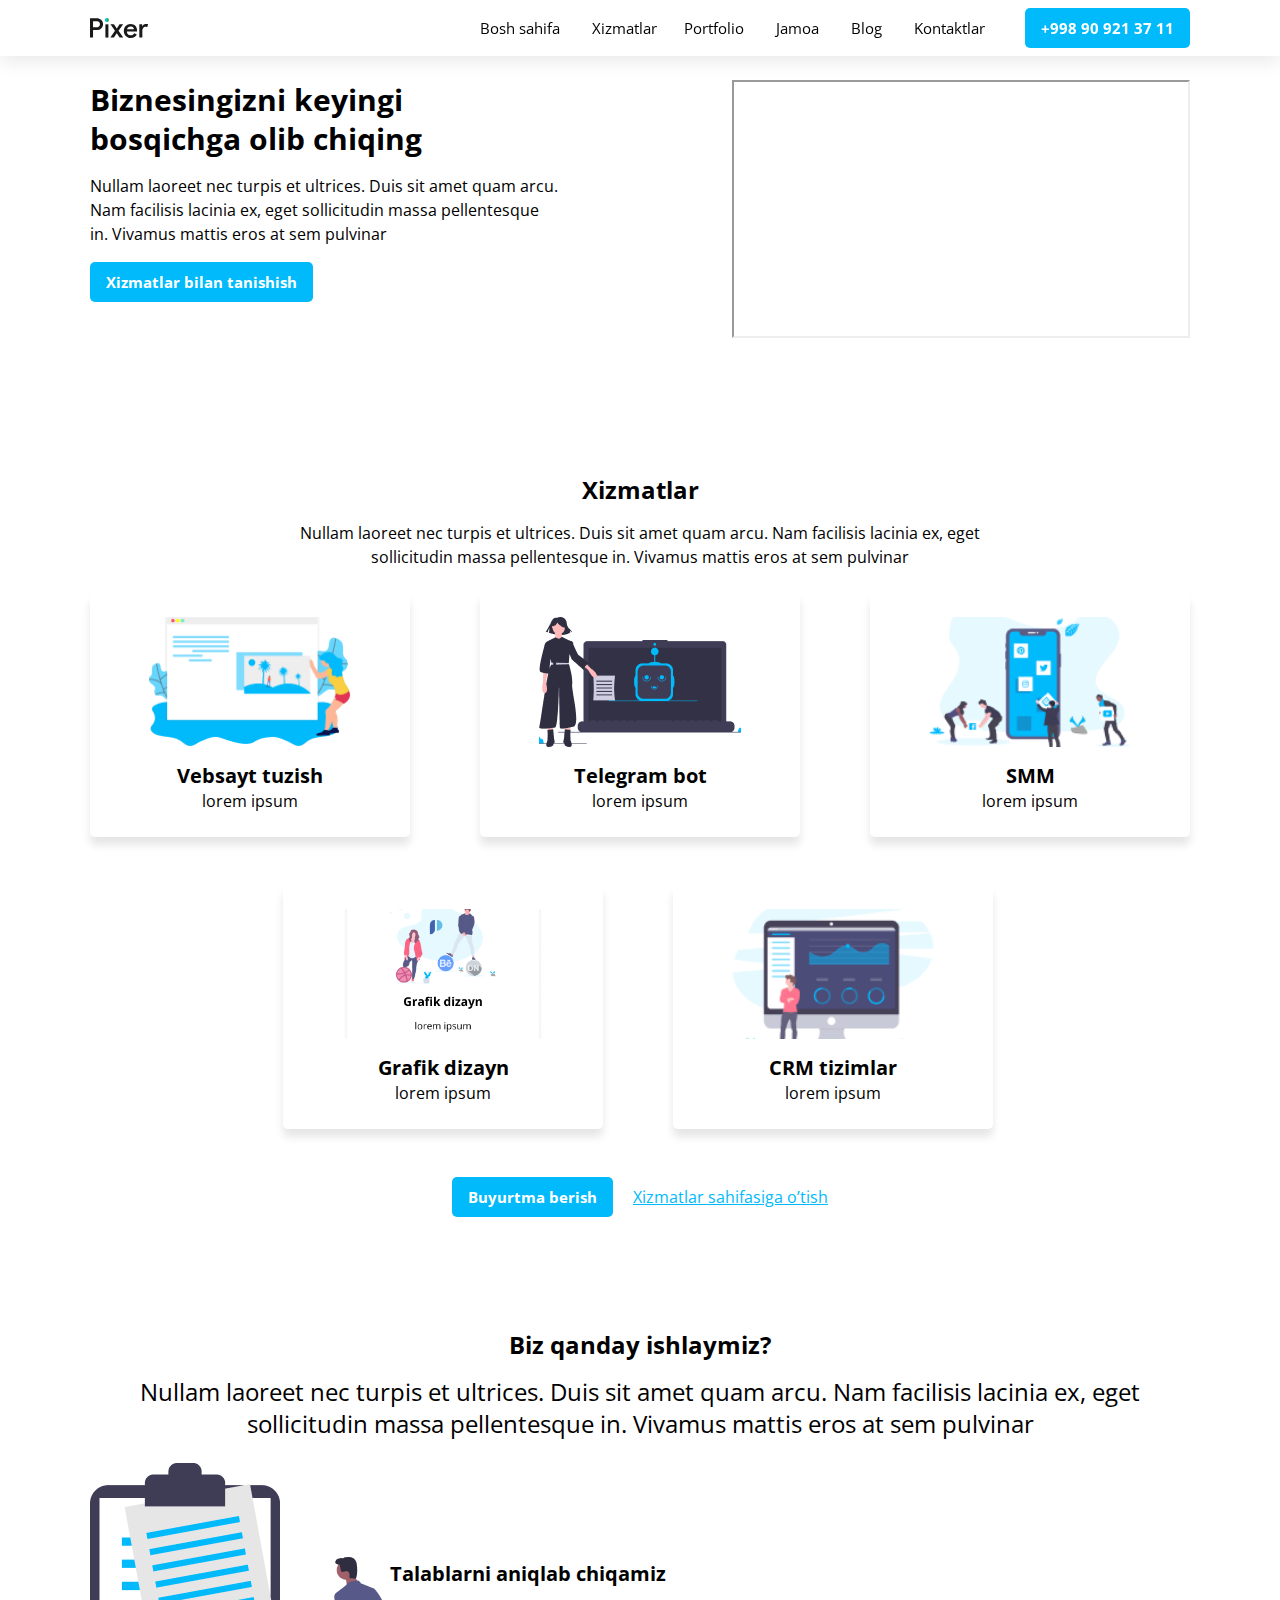
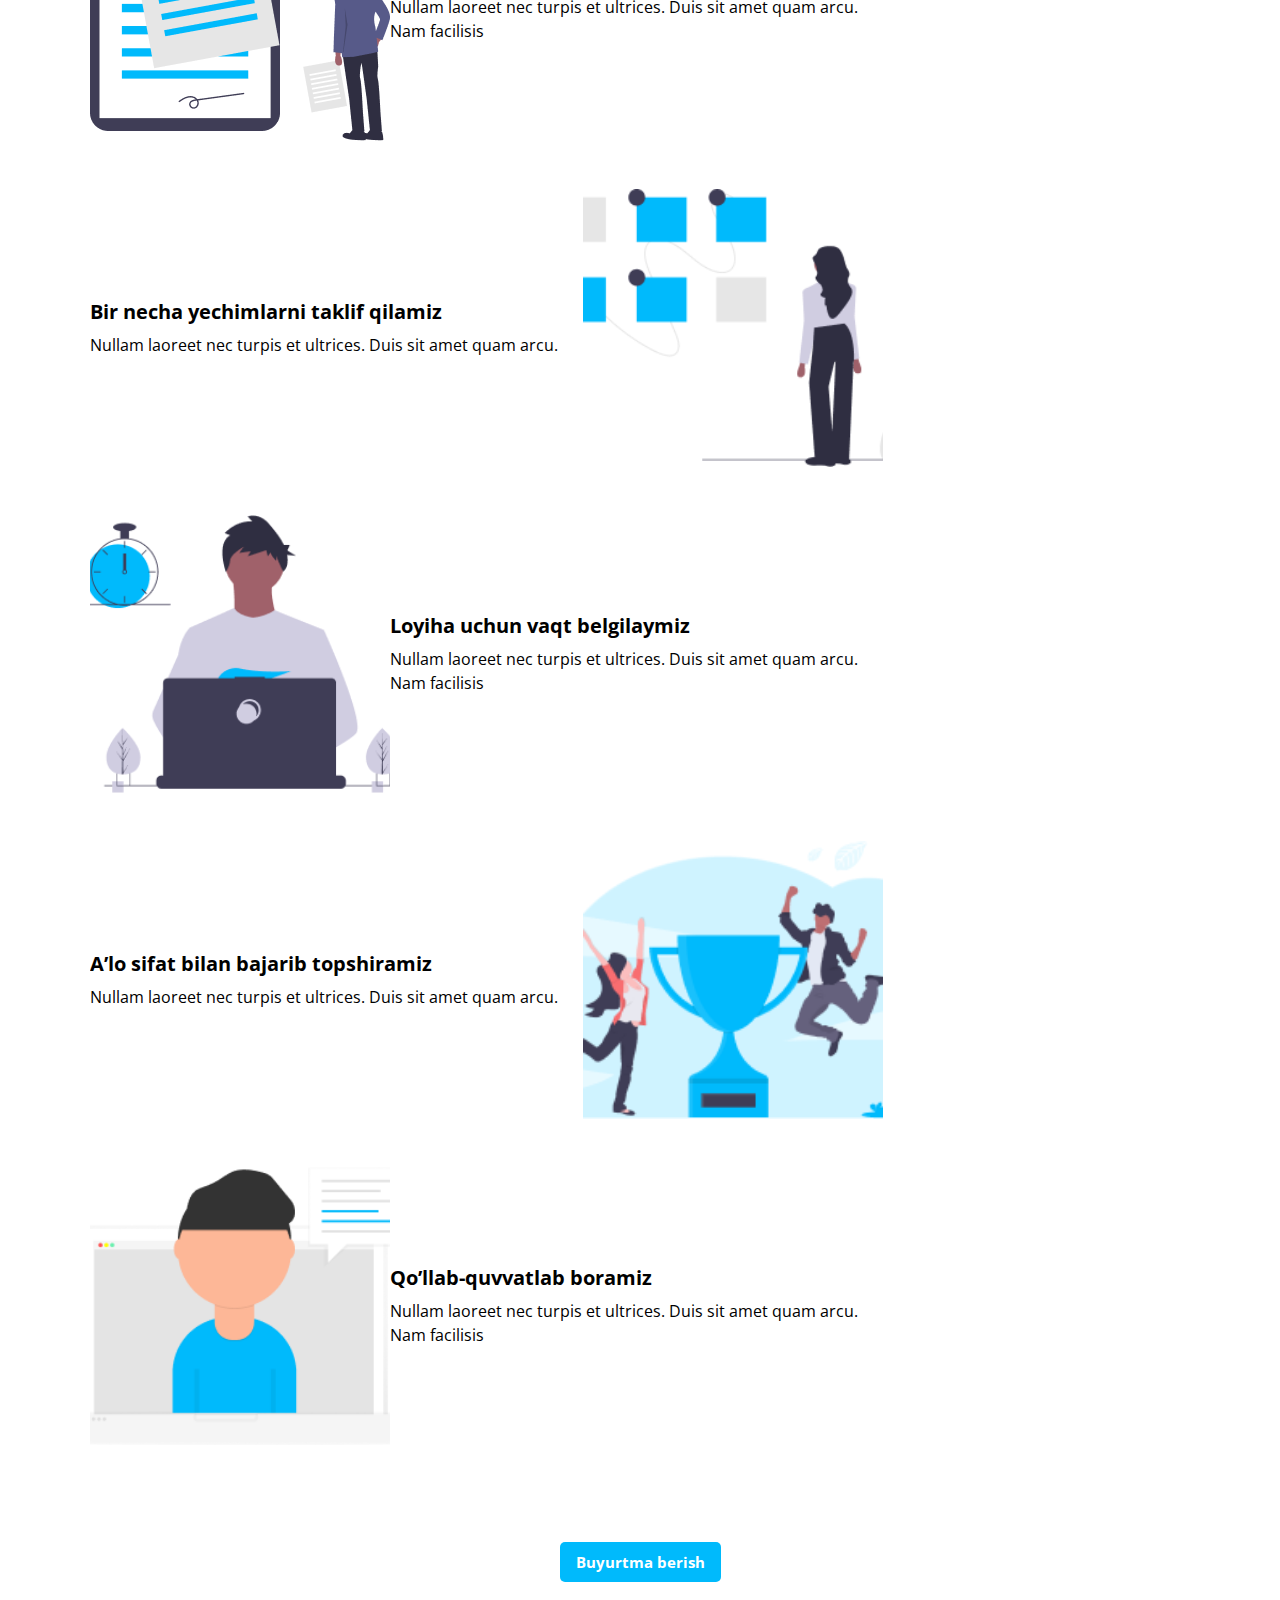
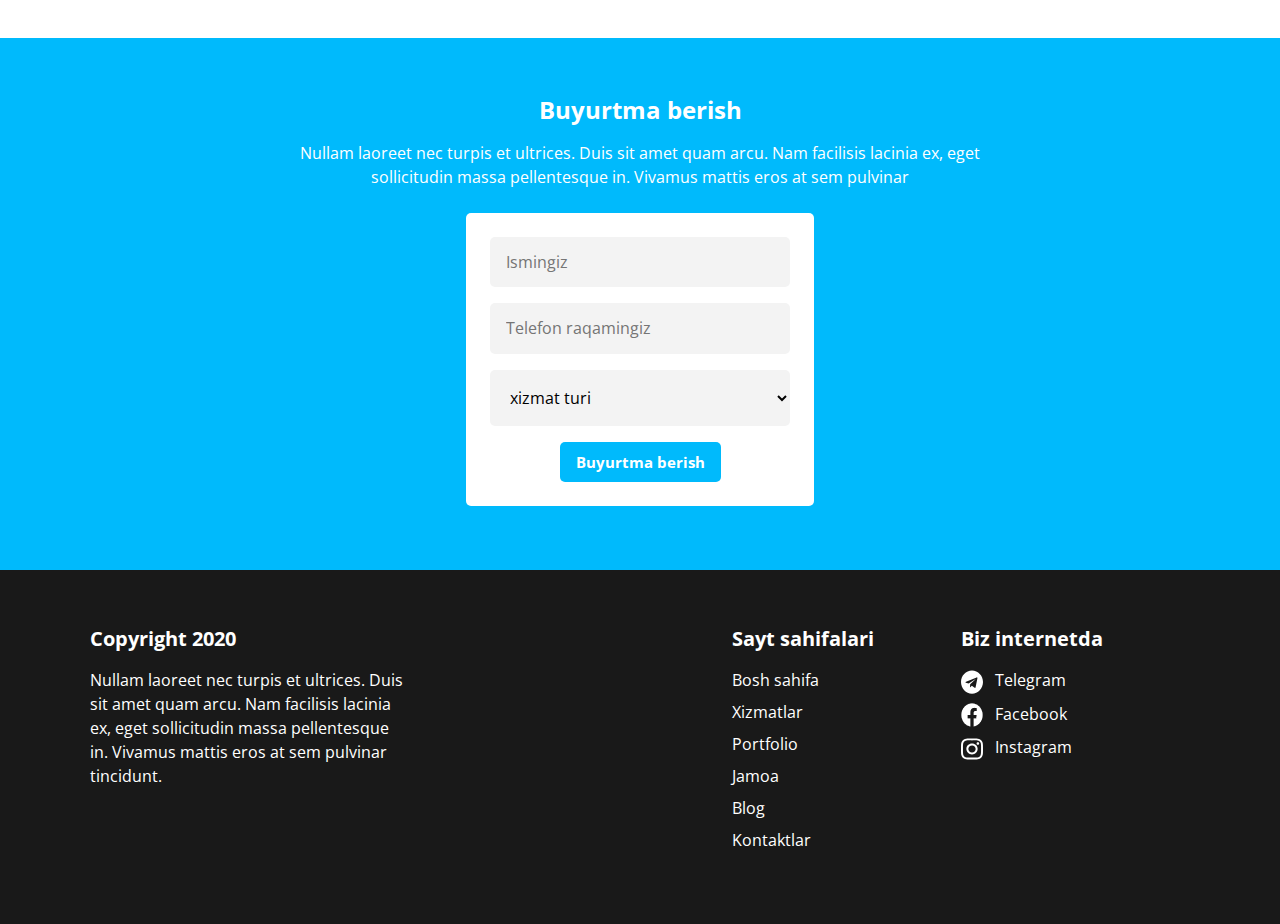
<file: index.html>
<!DOCTYPE html>
<html lang="en">
<head>
	<meta charset="UTF-8">
	<meta http-equiv="X-UA-Compatible" content="IE=edge">
	<meta name="viewport" content="width=device-width, initial-scale=1.0">
	<title>Pixar</title>
	<link rel="stylesheet" href="./css/normalize.css">
	<link rel="stylesheet" href="./css/main-min.css">
	<!-- <link rel="stylesheet" href="./css/main.css"> -->
</head>
<body>


	<header class="site-header">
		<div class="container">
			<div class="site-header__inner">
				<a href="#" class="site-header__link">
					<img src="./imgs/pixer-logo.svg" alt="site logo" width="58" height="20" class="site-header__img">
				</a>
				<nav class="site-header__nav">
					<ul class="site-header__list">
						<li class="site-header__item">
							<a href="#" class="site-header__nav-link">
								Bosh sahifa
							</a>
						</li>
						<li class="site-header__item">
							<a href="./services.html" class="site-header__nav-link">
								Xizmatlar
							</a>
							<ul class="site-header__items">
								<li class="site-header__itm">
									<a href="#vebsayt" class="site-header__links">
										Vebsayt
									</a>
								</li>
								<li class="site-header__itm">
									<a href="#telegram" class="site-header__links">
										Telegram 
								</a>
								</li>
								<li class="site-header__itm">
									<a href="#smm" class="site-header__links">
										SMM
								</a>
								</li>
								<li class="site-header__itm">
									<a href="#grafik" class="site-header__links">
										Grafik 
								</a>
								</li>
								<li class="site-header__itm">
									<a href="#crm" class="site-header__links">
										CRM 
								</a>
								</li>
							</ul>
						</li>
						<li class="site-header__item">
							<a href="#" class="site-header__nav-link">
								Portfolio
							</a>
						</li>
						<li class="site-header__item">
							<a href="#" class="site-header__nav-link">
								Jamoa 
							</a>
						</li>
						<li class="site-header__item">
							<a href="#" class="site-header__nav-link">
								Blog
							</a>
						</li>
						<li class="site-header__item">
							<a href="#" class="site-header__nav-link">
								Kontaktlar
							</a>
						</li>
					</ul>
				</nav>
				<a href="tel:998909213711" class="site-header__btn">
					+998 90 921 37 11
				</a>
			</div>
		</div>
	</header>
	
	<main class="site-main">

		<section class="hero">
			<div class="container">
				<div class="hero__inner">
					<div class="hero__box">
						<h1 class="hero__hiading">
							Biznesingizni keyingi bosqichga
							olib chiqing
						</h1>
						<p class="hero__text">
							Nullam laoreet nec turpis et ultrices. Duis sit amet quam arcu. Nam facilisis lacinia ex, eget sollicitudin massa pellentesque in. 											Vivamus mattis eros at sem pulvinar
						</p>
						<a href="#xizmatla" class="hero__link site-header__btn">
							Xizmatlar bilan tanishish
						</a>
					</div>
					<iframe class="hero__iframe" width="560" height="315" src="https://www.youtube.com/embed/6_pru8U2RmM" title="YouTube video player"
					allow="accelerometer; autoplay; clipboard-write; encrypted-media; gyroscope; picture-in-picture; web-share" allowfullscreen></iframe>
				</div>
			</div>
		</section>

		<section class="services" id="xizmatlar">
			<div class="container">
				<div class="services__title-box">
					<h2 class="services__title">Xizmatlar</h2>
					<p class="servisces__text"> 
						Nullam laoreet nec turpis et ultrices. Duis sit amet quam arcu. Nam facilisis lacinia ex, eget sollicitudin 							massa 											pellentesque in. Vivamus mattis eros at sem pulvinar
					</p>
				</div>
				<ul class="services__list">
					<li class="servisec__item">
						<a href="#" id="vebsayt" class="services__link">
							<img src="./imgs/vepsayt.png" alt="sayt" width="222" height="130" class="services__img">
							<strong class="services__desc">
								Vebsayt tuzish
							</strong>
							<p class="services__snippet">
								lorem ipsum
							</p>
						</a>
					</li>
					<li class="servisec__item">
						<a href="#" id="telegram" class="services__link">
							<img src="./imgs/telegram.png" alt="telegram" width="222" height="130" class="services__img">
							<strong class="services__desc">
								Telegram bot
							</strong>
							<p class="services__snippet">
								lorem ipsum
							</p>
						</a>
					</li>
					<li class="servisec__item">
						<a href="#" id="smm" class="services__link">
							<img src="./imgs/smm.png" alt="smm" width="222" height="130" class="services__img">
							<strong class="services__desc">
								SMM
							</strong>
							<p class="services__snippet">
								lorem ipsum
							</p>
						</a>
					</li>
					<li class="servisec__item">
						<a href="#" id="grafik" class="services__link">
							<img src="./imgs/grafik.png" alt="grafik" width="222" height="130" class="services__img">
							<strong class="services__desc">
								Grafik dizayn
							</strong>
							<p class="services__snippet">
								lorem ipsum
							</p>
						</a>
					</li>
					<li class="servisec__item">
						<a href="#" id="crm" class="services__link">
							<img src="./imgs/crm.png" alt="crm" width="222" height="130" class="services__img">
							<strong class="services__desc">
								CRM tizimlar
							</strong>
							<p class="services__snippet">
								lorem ipsum
							</p>
						</a>
					</li>
				</ul>
				<div class="services__holder">
					<a href="#buyurtma" class="services__avatar site-header__btn">Buyurtma berish</a>
					<a href="#xizmatlar" class="services__thumb">Xizmatlar sahifasiga o’tish</a>
				</div>
			</div>
		</section>

		<section class="page" id="xizmatla">
			<div class="container">
				<div class="page__wrapp">
					<h2 class="page__heading">
						Biz qanday ishlaymiz?
					</h2>
					<p class="page__text">
						Nullam laoreet nec turpis et ultrices. Duis sit amet quam arcu. Nam facilisis lacinia ex, eget sollicitudin massa pellentesque in. Vivamus 							mattis eros at sem pulvinar
					</p>
				</div>
				<ul class="page__list">
					<li class="page__item">
						<img src="./imgs/talabla.png" alt="talablar" width="300" height="278" class="page__img">
						<div class="page__wrapper">
							<h3 class="page__title">
								Talablarni aniqlab chiqamiz
							</h3>
							<p class="page__deck">
								Nullam laoreet nec turpis et ultrices. Duis sit amet quam arcu. Nam facilisis
							</p>
						</div>
					</li>
					<li class="page__item">
						<img src="./imgs/yechimla.png" alt="ye" width="300" height="278" class="page__img">
						<div class="page__wrapper">
							<h3 class="page__title">
								Bir necha yechimlarni taklif qilamiz
							</h3>
							<p class="page__deck">
								Nullam laoreet nec turpis et ultrices. Duis sit amet quam arcu. Nam facilisis
							</p>
						</div>
					</li>
					<li class="page__item">
						<img src="./imgs/time.png" alt="time" width="300" height="278" class="page__img">
						<div class="page__wrapper">
							<h3 class="page__title">
								Loyiha uchun vaqt belgilaymiz
							</h3>
							<p class="page__deck">
								Nullam laoreet nec turpis et ultrices. Duis sit amet quam arcu. Nam facilisis
							</p>
						</div>
					</li>
					<li class="page__item">
						<img src="./imgs/alo.png" alt="alo" width="300" height="278" class="page__img">
						<div class="page__wrapper">
							<h3 class="page__title">
								A’lo sifat bilan bajarib topshiramiz
							</h3>
							<p class="page__deck">
								Nullam laoreet nec turpis et ultrices. Duis sit amet quam arcu. Nam facilisis
							</p>
						</div>
					</li>
					<li class="page__item">
						<img src="./imgs/qollash.png" alt="qollash" width="300" height="278" class="page__img">
						<div class="page__wrapper">
							<h3 class="page__title">
								Qo’llab-quvvatlab boramiz
							</h3>
							<p class="page__deck">
								Nullam laoreet nec turpis et ultrices. Duis sit amet quam arcu. Nam facilisis
							</p>
						</div>
					</li>
				</ul>
				<div class="page__wrap">
					<a href="#buyurtma" class="page__lead site-header__btn">
						Buyurtma berish
					</a>
				</div>
			</div>
		</section>

		<section class="order" id="buyurtma">
			<div class="container">
					<div class="order__inner">
					<h2 class="order__heading">
						Buyurtma berish
					</h2>
					<p class="order__text">
						Nullam laoreet nec turpis et ultrices. Duis sit amet quam arcu. Nam facilisis lacinia ex, eget sollicitudin massa pellentesque in. Vivamus 						mattis eros at sem pulvinar
					</p>
				</div>
					<form class="order__form">
						<input type="text" placeholder="Ismingiz" class="order__input">
						<input type="tel" placeholder="Telefon raqamingiz" class="order__input">
						<select class="order__input" name="d" id="c">
							<option value="xizmat turi"> xizmat turi</option>
							<option value="xizmat turi"> xizmat turi</option>
							<option value="xizmat turi"> xizmat turi</option>
							<option value="xizmat turi"> xizmat turi</option>
						</select>
						<a href="#" class="order__link site-header__btn">Buyurtma berish</a>
					</form>
			</div>
		</section>

	</main>

	<footer class="site-footer">
		<div class="container ">
			<div class="site-footer__box">
					<div class="site-footer__inner">
					<strong class="site-footer__strong">
						Copyright 2020
					</strong>
					<p class="site-footer__text">
						Nullam laoreet nec turpis et ultrices. Duis sit amet quam arcu. Nam facilisis lacinia ex, eget sollicitudin massa pellentesque in. Vivamus 							mattis eros at sem pulvinar tincidunt.
					</p>
				</div>
					<ul class="site-footer__list">
						<li class="site-footer__item">
							<strong class="site-footer__warning">
								Sayt sahifalari
							</strong>
							<ul class="site-footer__items items">
								<li class="items__item">
									<a href="#" class="items__link">
										Bosh sahifa
									</a>
								</li>
								<li class="items__item">
									<a href="#" class="items__link">
										Xizmatlar
									</a>
								</li>
								<li class="items__item">
									<a href="#" class="items__link">
										Portfolio
									</a>
								</li>
								<li class="items__item">
									<a href="#" class="items__link">
										Jamoa
									</a>
								</li>
								<li class="items__item">
									<a href="#" class="items__link">
										Blog
									</a>
								</li>
								<li class="items__item">
									<a href="#" class="items__link">
										Kontaktlar
									</a>
								</li>
							</ul>
						</li>
						<li class="site-footer__item">
							<strong class="site-footer__warning">
								Biz internetda
							</strong>
							<ul class="site-footer__list-control control ">
								<li class="control__item">
									<a target="_blank" href="https://telegram.me/Bahriddin_tiger" class="control__link">
										<img src="./imgs/telegram.svg" width="22" height="23" alt="telegram" class="control">
										<span class="control__span">
											Telegram
										</span>
									</a>
								</li>
								<li class="control__item">
									<a target="_blank" href="https://www.facebook.com" class="control__link">
										<img src="./imgs/facebook.png" alt="Facebook" class="control">
										<span class="control__span">
											Facebook
										</span>
									</a>
								</li>

								<li class="control__item">
									<a target="_blank" href="https://www.instagram.com/" class="control__link">
										<img src="./imgs/instagram.svg" alt="Instagram" class="control">
										<span class="control__span">
											Instagram
										</span>
									</a>
								</li>

							</ul>
						</li>
					</ul>
			
			</div>
		</div>
	</footer>

</body>
</html>
</file>
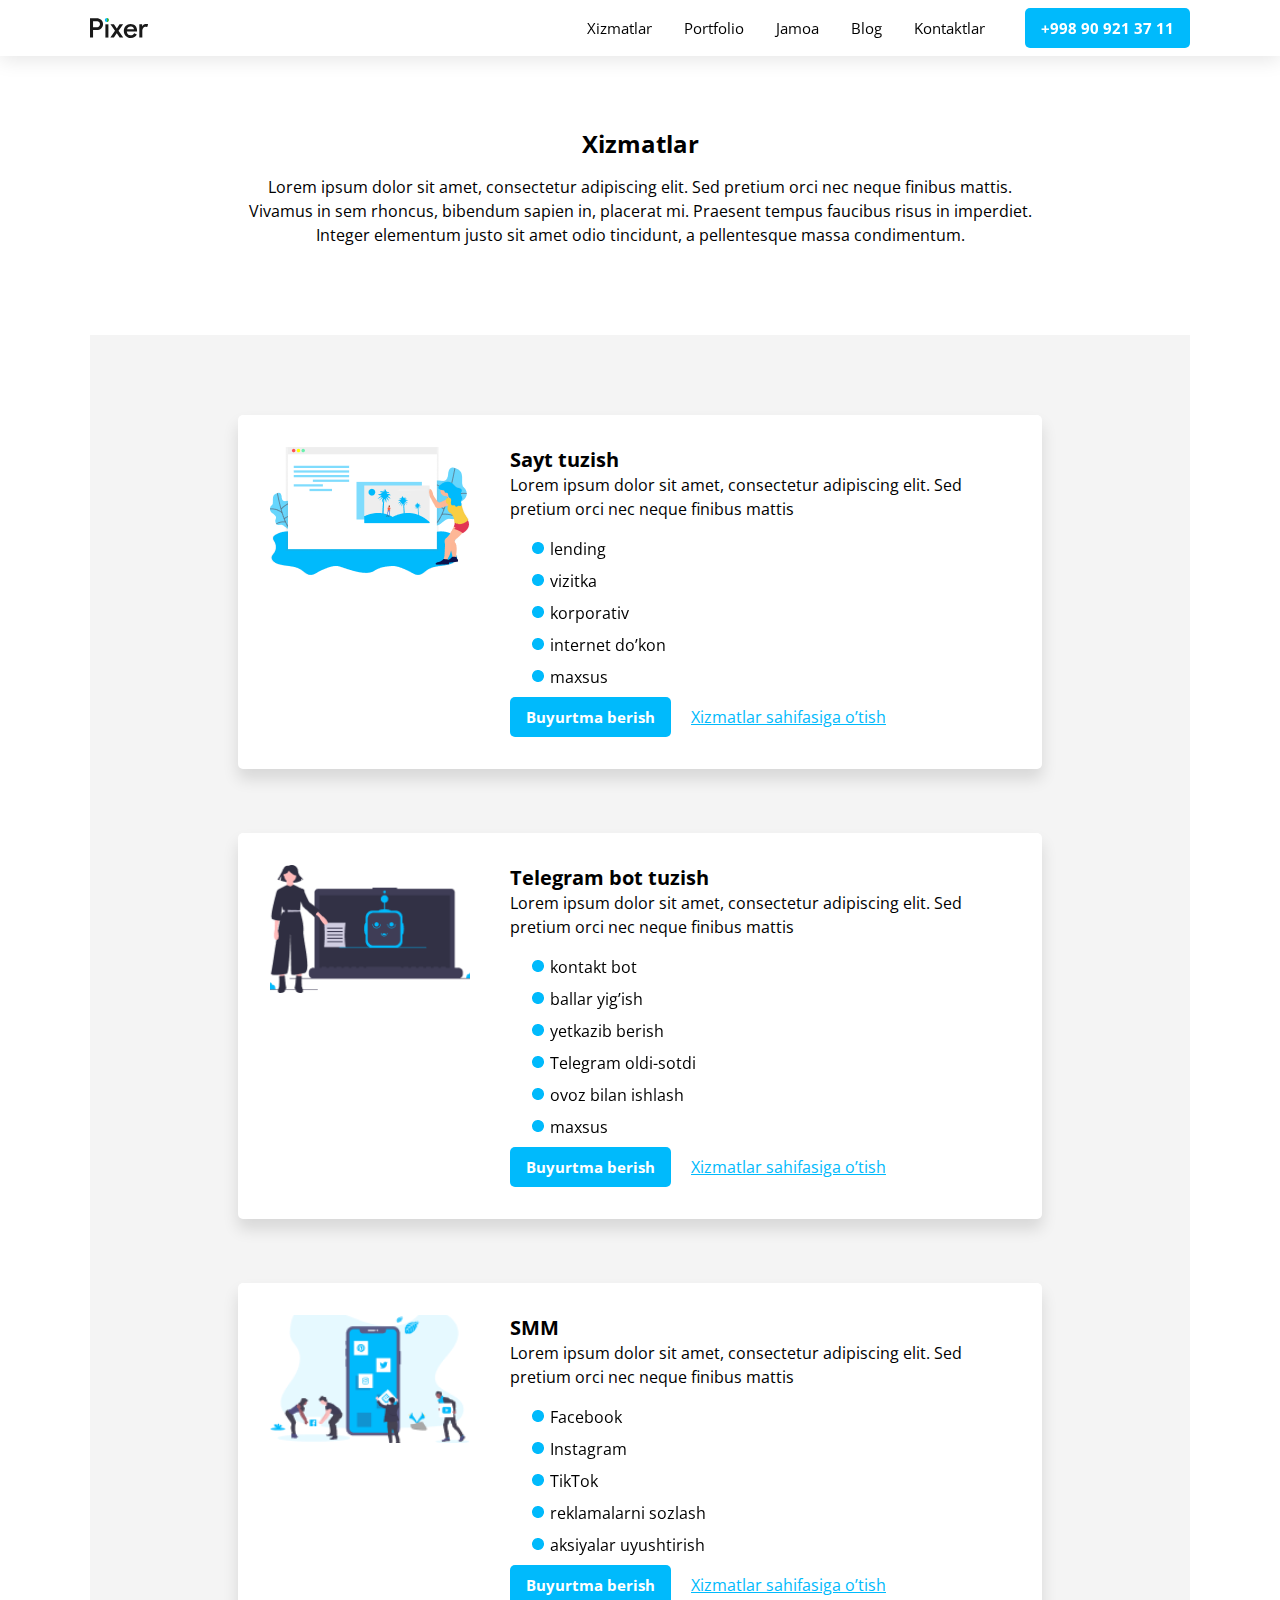
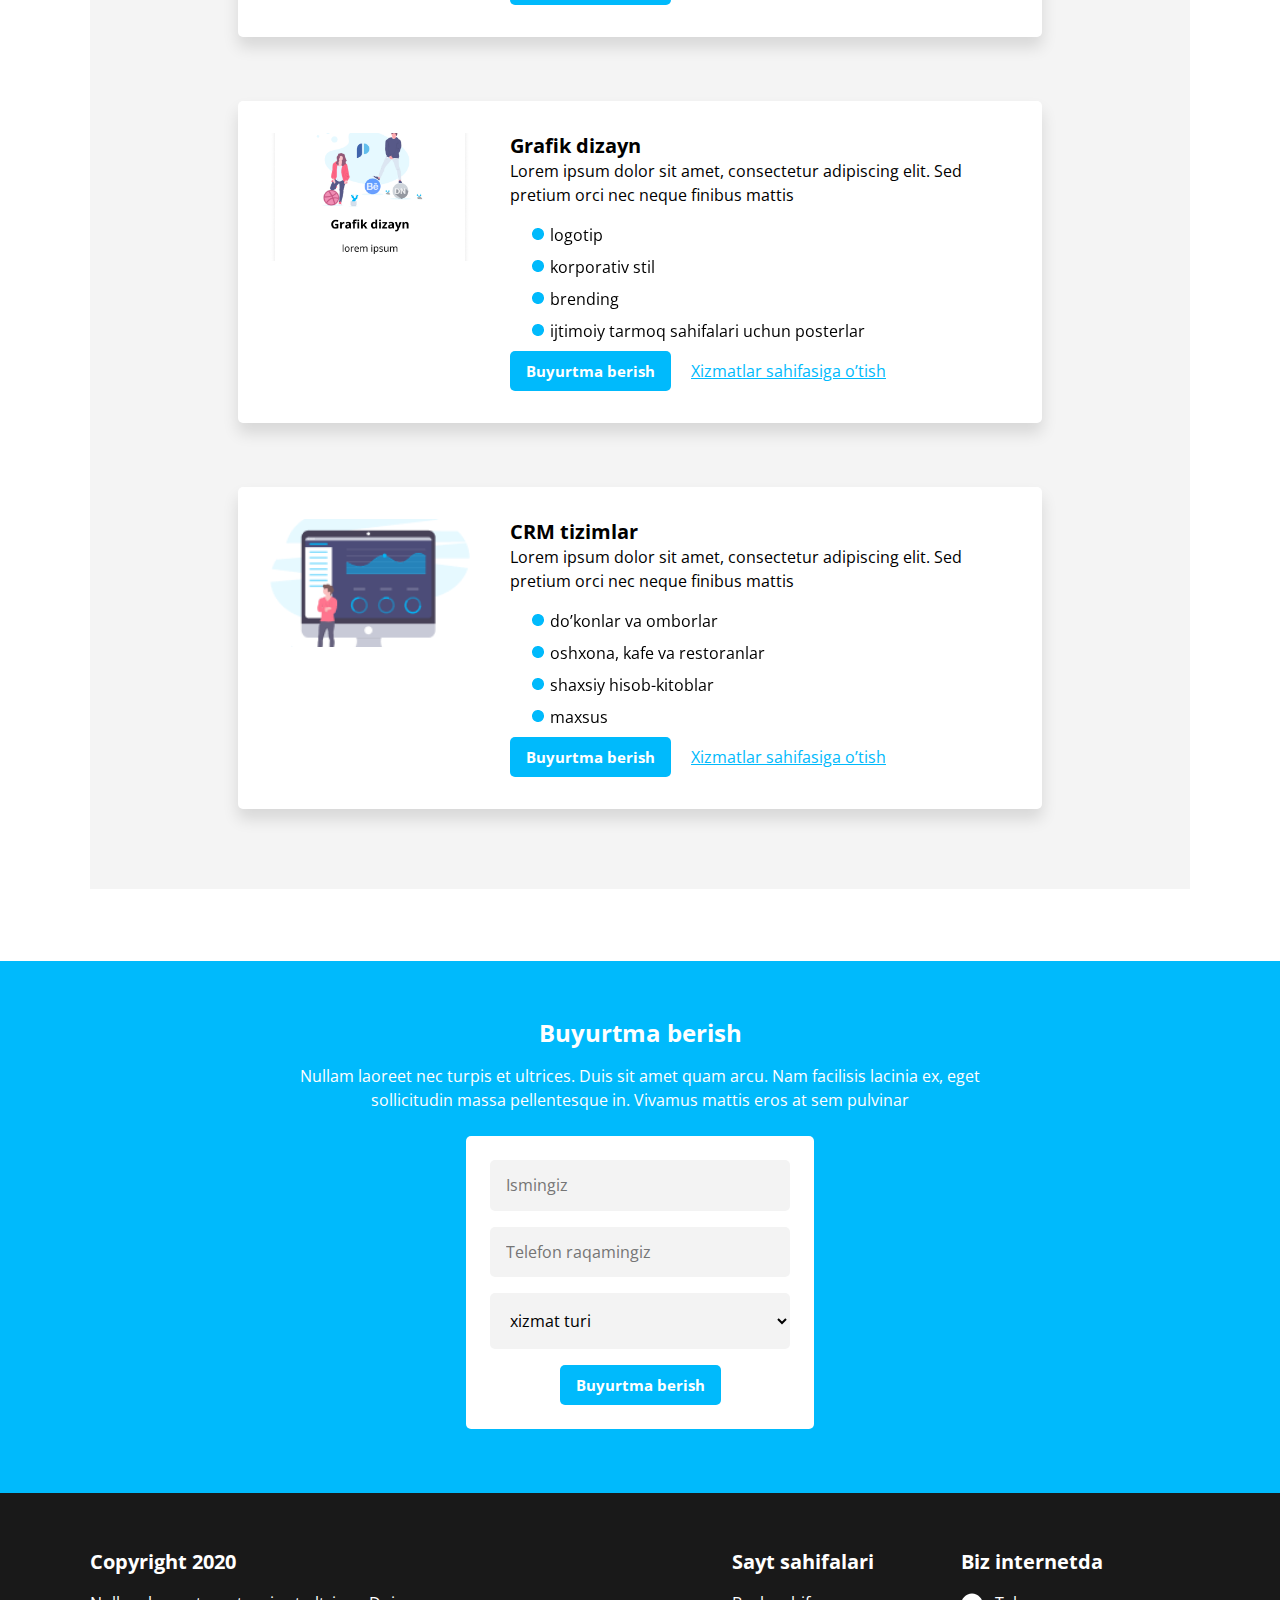
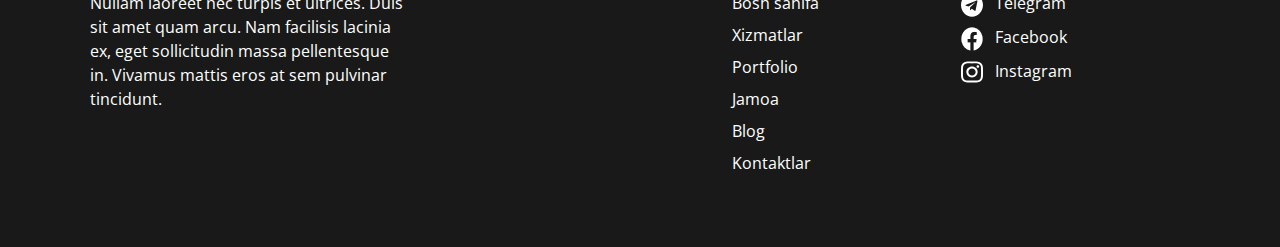
<file: services.html>
<!DOCTYPE html>
<html lang="en">
<head>
	<meta charset="UTF-8">
	<meta http-equiv="X-UA-Compatible" content="IE=edge">
	<meta name="viewport" content="width=device-width, initial-scale=1.0">
	<title>xizmatlar</title>
	<link rel="stylesheet" href="./css/normalize.css">
	<link rel="stylesheet" href="./css/main-min.css">
	<!-- <link rel="stylesheet" href="./css/main.css"> -->
</head>
<body>
	
	<header class="site-header">
		<div class="container">
			<div class="site-header__inner">
				<a href="./index.html" class="site-header__link">
					<img src="./imgs/pixer-logo.svg" alt="site logo" width="58" height="20" class="site-header__img">
				</a>
				<nav class="site-header__nav">
					<ul class="site-header__list">
						
						<li class="site-header__item">
							<a href="./services.html" class="site-header__nav-link">
								Xizmatlar
							</a>
							<ul class="site-header__items">
								<li class="site-header__itm">
									<a href="#vebsayt" class="site-header__links">
										Vebsayt
									</a>
								</li>
								<li class="site-header__itm">
									<a href="#telegram" class="site-header__links">
										Telegram 
								</a>
								</li>
								<li class="site-header__itm">
									<a href="#smm" class="site-header__links">
										SMM
								</a>
								</li>
								<li class="site-header__itm">
									<a href="#grafik" class="site-header__links">
										Grafik 
								</a>
								</li>
								<li class="site-header__itm">
									<a href="#crm" class="site-header__links">
										CRM 
								</a>
								</li>
							</ul>
						</li>
						<li class="site-header__item">
							<a href="#" class="site-header__nav-link">
								Portfolio
							</a>
						</li>
						<li class="site-header__item">
							<a href="#" class="site-header__nav-link">
								Jamoa 
							</a>
						</li>
						<li class="site-header__item">
							<a href="#" class="site-header__nav-link">
								Blog
							</a>
						</li>
						<li class="site-header__item">
							<a href="#" class="site-header__nav-link">
								Kontaktlar
							</a>
						</li>
					</ul>
				</nav>
				<a href="tel:998909213711" class="site-header__btn">
					+998 90 921 37 11
				</a>
			</div>
		</div>
	</header>
	
	<main>

		<section class="services" id="xizmatlar">
			<div class="container">
				<div class="services__title-box wrapper">
					<h2 class="services__title">Xizmatlar</h2>
					<p class="servisces__text "> 
						Lorem ipsum dolor sit amet, consectetur adipiscing elit. Sed pretium orci nec neque finibus mattis. Vivamus in sem rhoncus, bibendum sapien in, placerat mi. Praesent tempus faucibus risus in imperdiet. Integer elementum justo sit amet odio tincidunt, a pellentesque massa condimentum.
					</p>
				</div>
				<ul class="services__items slogan">
					<li class="slogan__item">
						<img src="./imgs/vepsayt.png" width="200" height="128" alt=" veb">
						<div class="slogan__wrap">
							<strong class="slogan__strong servisec__deck">
								Sayt tuzish
							</strong>
							<p class="slogan__text servisces__text">
								Lorem ipsum dolor sit amet, consectetur adipiscing elit. Sed pretium orci nec neque finibus mattis
							</p>
							<ul class="slogan__list">
								<li class="slogan__items">lending</li>
								<li class="slogan__items">vizitka</li>
								<li class="slogan__items">korporativ</li>
								<li class="slogan__items">internet do’kon</li>
								<li class="slogan__items">maxsus</li>
							</ul>
							<a href="#buyurtma" class="services__avatar site-header__btn">Buyurtma berish</a>
							<a href="#xizmatlar" class="services__thumb">Xizmatlar sahifasiga o’tish</a>
						</div>
			
					</li>
					<li class="slogan__item">
						<img src="./imgs/telegram.png" width="200" height="128" alt=" veb">
						<div class="slogan__wrap">
							<strong class="slogan__strong servisec__deck">
								Telegram bot tuzish
							</strong>
							<p class="slogan__text servisces__text">
								Lorem ipsum dolor sit amet, consectetur adipiscing elit. Sed pretium orci nec neque finibus mattis
							</p>
							<ul class="slogan__list">
								<li class="slogan__items">
									kontakt bot
								</li>
								<li class="slogan__items">
									ballar yig’ish
								</li>
								<li class="slogan__items">
									yetkazib berish
								</li>
								<li class="slogan__items">
									Telegram oldi-sotdi
								</li>
								<li class="slogan__items">
									ovoz bilan ishlash
								</li>
								<li class="slogan__items">
									maxsus
								</li>
							</ul>
							<a href="#buyurtma" class="services__avatar site-header__btn">Buyurtma berish</a>
							<a href="#xizmatlar" class="services__thumb">Xizmatlar sahifasiga o’tish</a>
						</div>
			
					</li>
					<li class="slogan__item">
						<img src="./imgs/smm.png" width="200" height="128" alt=" veb">
						<div class="slogan__wrap">
							<strong class="slogan__strong servisec__deck">
								SMM
							</strong>
							<p class="slogan__text servisces__text">
								Lorem ipsum dolor sit amet, consectetur adipiscing elit. Sed pretium orci nec neque finibus mattis
							</p>
							<ul class="slogan__list">
								<li class="slogan__items">Facebook</li>
								<li class="slogan__items">Instagram</li>
								<li class="slogan__items">TikTok</li>
								<li class="slogan__items">reklamalarni sozlash</li>
								<li class="slogan__items">aksiyalar uyushtirish</li>
							</ul>
							<a href="#buyurtma" class="services__avatar site-header__btn">Buyurtma berish</a>
							<a href="#xizmatlar" class="services__thumb">Xizmatlar sahifasiga o’tish</a>
						</div>
			
					</li>
					<li class="slogan__item">
						<img src="./imgs/grafik.png" width="200" height="128" alt=" veb">
						<div class="slogan__wrap">
							<strong class="slogan__strong servisec__deck">
								Grafik dizayn
							</strong>
							<p class="slogan__text servisces__text">
								Lorem ipsum dolor sit amet, consectetur adipiscing elit. Sed pretium orci nec neque finibus mattis
							</p>
							<ul class="slogan__list">
								<li class="slogan__items">logotip</li>
								<li class="slogan__items">korporativ stil</li>
								<li class="slogan__items">brending</li>
								<li class="slogan__items">ijtimoiy tarmoq sahifalari uchun posterlar</li>
							</ul>
							<a href="#buyurtma" class="services__avatar site-header__btn">Buyurtma berish</a>
							<a href="#xizmatlar" class="services__thumb">Xizmatlar sahifasiga o’tish</a>
						</div>
			
					</li>
					<li class="slogan__item">
						<img src="./imgs/crm.png" width="200" height="128" alt=" veb">
						<div class="slogan__wrap">
							<strong class="slogan__strong servisec__deck">
								CRM tizimlar
							</strong>
							<p class="slogan__text servisces__text">
								Lorem ipsum dolor sit amet, consectetur adipiscing elit. Sed pretium orci nec neque finibus mattis
							</p>
							<ul class="slogan__list">
								<li class="slogan__items">do’konlar va omborlar</li>
								<li class="slogan__items">oshxona, kafe va restoranlar</li>
								<li class="slogan__items">shaxsiy hisob-kitoblar</li>
						
								<li class="slogan__items">maxsus</li>
							</ul>
							<a href="#buyurtma" class="services__avatar site-header__btn">Buyurtma berish</a>
							<a href="#xizmatlar" class="services__thumb">Xizmatlar sahifasiga o’tish</a>
						</div>
			
					</li>
				</ul> 
			</div>
		</section>

	
		
		<section class="order" id="buyurtma">
			<div class="container">
					<div class="order__inner">
					<h2 class="order__heading">
						Buyurtma berish
					</h2>
					<p class="order__text">
						Nullam laoreet nec turpis et ultrices. Duis sit amet quam arcu. Nam facilisis lacinia ex, eget sollicitudin massa pellentesque in. Vivamus 						mattis eros at sem pulvinar
					</p>
				</div>
					<form class="order__form">
						<input type="text" placeholder="Ismingiz" class="order__input">
						<input type="tel" placeholder="Telefon raqamingiz" class="order__input">
						<select class="order__input" name="d" id="c">
							<option value="xizmat turi"> xizmat turi</option>
							<option value="xizmat turi"> xizmat turi</option>
							<option value="xizmat turi"> xizmat turi</option>
							<option value="xizmat turi"> xizmat turi</option>
						</select>
						<a href="#" class="order__link site-header__btn">Buyurtma berish</a>
					</form>
			</div>
		</section>

	</main>

	<footer class="site-footer">
		<div class="container ">
			<div class="site-footer__box">
					<div class="site-footer__inner">
					<strong class="site-footer__strong">
						Copyright 2020
					</strong>
					<p class="site-footer__text">
						Nullam laoreet nec turpis et ultrices. Duis sit amet quam arcu. Nam facilisis lacinia ex, eget sollicitudin massa pellentesque in. Vivamus 							mattis eros at sem pulvinar tincidunt.
					</p>
				</div>
					<ul class="site-footer__list">
						<li class="site-footer__item">
							<strong class="site-footer__warning">
								Sayt sahifalari
							</strong>
							<ul class="site-footer__items items">
								<li class="items__item">
									<a href="./index.html" class="items__link">
										Bosh sahifa
									</a>
								</li>
								<li class="items__item">
									<a href="./services.html" class="items__link">
										Xizmatlar
									</a>
								</li>
								<li class="items__item">
									<a href="#" class="items__link">
										Portfolio
									</a>
								</li>
								<li class="items__item">
									<a href="#" class="items__link">
										Jamoa
									</a>
								</li>
								<li class="items__item">
									<a href="#" class="items__link">
										Blog
									</a>
								</li>
								<li class="items__item">
									<a href="#" class="items__link">
										Kontaktlar
									</a>
								</li>
							</ul>
						</li>
						<li class="site-footer__item">
							<strong class="site-footer__warning">
								Biz internetda
							</strong>
							<ul class="site-footer__list-control control ">
								<li class="control__item">
									<a target="_blank" href="https://telegram.me/Bahriddin_tiger" class="control__link">
										<img src="./imgs/telegram.svg" width="22" height="23" alt="telegram" class="control">
										<span class="control__span">
											Telegram
										</span>
									</a>
								</li>
								<li class="control__item">
									<a target="_blank" href="https://www.facebook.com" class="control__link">
										<img src="./imgs/facebook.png" alt="Facebook" class="control">
										<span class="control__span">
											Facebook
										</span>
									</a>
								</li>

								<li class="control__item">
									<a target="_blank" href="https://www.instagram.com/" class="control__link">
										<img src="./imgs/instagram.svg" alt="Instagram" class="control">
										<span class="control__span">
											Instagram
										</span>
									</a>
								</li>

							</ul>
						</li>
					</ul>
			
			</div>
		</div>
	</footer>

</body>
</html>
</file>
<file: css/main-min.css>
.site-header__inner,body{display:-webkit-box;display:-ms-flexbox}body,html{height:100%}.site-header__itm:active .site-header__links,.site-header__itm:hover .site-header__links{color:#fff}.site-header__links,.site-header__nav-link{font-weight:400;color:#000}.servisec__item:nth-child(3),.site-header__item:last-child{margin-right:0}.control__item:hover img,.site-header__img:hover{opacity:.8}.order__form,.order__inner,.page__wrap,.page__wrapp,.services__holder,.servisec__item,.wrapper{text-align:center}.slogan,body{-webkit-box-orient:vertical;-webkit-box-direction:normal}@font-face{font-family:'Open Sans';src:url('../fonts/OpenSans-Regular.woff2') format('woff2'),url('../fonts/OpenSans-Regular.woff') format('woff');font-weight:400;font-style:normal;font-display:swap}@font-face{font-family:'Open Sans';src:url('../fonts/OpenSans-Bold.woff2') format('woff2'),url('../fonts/OpenSans-Bold.woff') format('woff');font-weight:700;font-style:normal;font-display:swap}html{scroll-behavior:smooth}*,::after,::before{-webkit-box-sizing:border-box;box-sizing:border-box}body{font-family:'Open Sans',sans-serif;display:flex;-ms-flex-direction:column;flex-direction:column;margin:0;padding:0;background-color:#fff}main{-webkit-box-flex:1;-ms-flex-positive:1;flex-grow:1}img{max-width:100%;height:auto;vertical-align:middle;-o-object-fit:cover;object-fit:cover}.visually-hidden{clip:rect(0 0 0 0);-webkit-clip-path:inset(50%);clip-path:inset(50%);height:1px;overflow:hidden;position:absolute;white-space:nowrap;width:1px}.container{width:1140px;margin:0 auto;padding:0 20px}.site-header{position:fixed;width:100%;left:0;right:0;-webkit-box-shadow:0 4px 20px rgba(0,0,0,.1);box-shadow:0 4px 20px rgba(0,0,0,.1)}.site-header__inner{display:flex;-webkit-box-align:center;-ms-flex-align:center;align-items:center;-webkit-box-pack:justify;-ms-flex-pack:justify;justify-content:space-between}.site-header__link{margin-right:auto;text-decoration:none}.site-header__img{width:58px;height:20px}.site-header__img:active{opacity:.6}.site-header__nav{margin-right:24px}.site-header__list{display:-webkit-box;display:-ms-flexbox;display:flex;-webkit-box-align:center;-ms-flex-align:center;align-items:center;-webkit-box-pack:justify;-ms-flex-pack:justify;justify-content:space-between;margin:0;padding:0;list-style-type:none}.site-header__item{margin:0;padding:16px;list-style-type:none}.site-header__item:hover{border-bottom:3px solid #191919}.site-header__item:active{margin:0;padding:16px;background:rgba(25,25,25,.7);color:#fff;border:0}.site-header__btn,.site-header__itm:hover{background:#00bafc}.site-header__items{display:none;position:absolute;margin:0;padding:8px 0}.site-header__item:nth-child(2):hover .site-header__items{display:block}.site-header__itm{list-style-type:none;padding:8px 16px 8px 0}.site-header__links{text-decoration:none;font-size:16px;line-height:24px}.site-header__btn,.site-header__nav-link{display:inline-block;font-size:15px;line-height:24px;text-decoration:none}.site-header__item:nth-child(2){position:relative;width:92px}.site-header__itm:active{background:#00bafc;opacity:.6}.site-header__btn{padding:8px 16px;font-weight:700;color:#fff;border-radius:5px}.site-header__btn:hover{color:#00bafc;background:#fff;border:3px solid #00bafc;border-radius:5px}.site-header__btn:active{color:#fff;background:rgba(0,186,252,.6);border-radius:5px}.hero{padding:80px 0}.hero__hiading,.hero__text{margin:0 0 16px;padding:0;color:#000}.hero__inner,.site-footer__box{display:-webkit-box;display:-ms-flexbox;display:flex;-webkit-box-align:start;-ms-flex-align:start;align-items:flex-start;-webkit-box-pack:justify;-ms-flex-pack:justify;justify-content:space-between}.page__list,.services__list{display:-webkit-box;display:-ms-flexbox;-webkit-box-align:center;list-style-type:none}.hero__box{width:470px}.hero__hiading{font-weight:700;font-size:30px;line-height:130%}.hero__text{font-weight:400;font-size:16px;line-height:24px}.hero__iframe{width:458px;height:258px}.page,.services{padding:56px 0}.services__title-box{width:719px;margin:0 auto 16px;text-align:center}.page__heading,.services__title{margin:0 0 16px;padding:0;font-weight:700;font-size:24px;line-height:130%;color:#000}.services__snippet,.servisces__text{margin:0;padding:0;font-weight:400;font-size:16px;line-height:24px;color:#000}.services__list{display:flex;-ms-flex-align:center;align-items:center;-ms-flex-wrap:wrap;flex-wrap:wrap;margin:0;padding:8px 0}.servisec__item{width:320px;margin:0 70px 48px 0;padding:24px 59px;list-style-type:none;-webkit-box-shadow:0 8px 8px rgba(0,0,0,.1);box-shadow:0 8px 8px rgba(0,0,0,.1);border-radius:5px}.servisec__item:nth-child(4){margin-left:193px;margin-bottom:40px}.servisec__item:nth-child(5){margin-bottom:40px}.control__link,.services__link{text-decoration:none}.services__img{width:222px;height:130px;margin-bottom:16px}.services__desc{margin:0 0 16px;padding:0;font-weight:700;font-size:20px;line-height:130%;color:#000}.control__item:hover .control__span,.items__link:active,.items__link:hover,.services__thumb{color:#00bafc}.services__thumb{margin-left:16px;font-weight:400;font-size:16px;line-height:24px;-webkit-text-decoration-line:underline;text-decoration-line:underline}.page__text,.page__title{line-height:130%;color:#000}.page__text{margin:0;padding:0;font-weight:400;font-size:24px}.page__list{display:flex;-ms-flex-align:center;align-items:center;-ms-flex-wrap:wrap;flex-wrap:wrap;margin:0 0 25px;padding:24px 0}.page__item{display:-webkit-box;display:-ms-flexbox;display:flex;-webkit-box-align:center;-ms-flex-align:center;align-items:center;-webkit-box-pack:justify;-ms-flex-pack:justify;justify-content:space-between;margin:0 0 48px;padding:0;list-style-type:none}.page__item:nth-child(2n){-webkit-box-orient:horizontal;-webkit-box-direction:reverse;-ms-flex-direction:row-reverse;flex-direction:row-reverse}.page__item:nth-child(2n) .page__deck{height:24px}.page__img{width:300px;height:278px}.page__wrapper{width:493px;overflow:hidden}.page__title{margin:0 0 8px;padding:0;font-weight:700;font-size:20px}.page__deck{margin:0;padding:0;font-weight:400;font-size:16px;line-height:24px;color:#000}.page__lead{display:inline-block;margin:0 auto}.order__form,.order__input{display:block;border-radius:5px}.order{padding-top:56px;padding-bottom:64px;background-color:#00bafc}.order__inner{width:719px;margin:0 auto}.order__heading{margin:0 0 16px;padding:0;font-weight:700;font-size:24px;line-height:130%;color:#fff}.order__text{margin:0 0 24px;padding:0;font-weight:400;font-size:16px;line-height:150%;color:#fff}.order__form{margin:0 auto;width:348px;padding:24px;background:#fff}.order__input{margin-bottom:16px;width:100%;padding:16px;background:#f3f3f3;border:none}.site-footer__list,.slogan{display:-webkit-box;display:-ms-flexbox;-webkit-box-align:start}.site-footer{padding:56px 0;background:#191919}.site-footer__inner{width:320px}.site-footer__strong{margin-bottom:16px;font-weight:700;font-size:20px;line-height:130%;color:#fff}.site-footer__text{font-weight:400;font-size:16px;line-height:150%;color:#fff}.site-footer__list{display:flex;-ms-flex-align:start;align-items:flex-start;-webkit-box-pack:justify;-ms-flex-pack:justify;justify-content:space-between;margin:0;padding:0}.site-footer__item{list-style-type:none;margin-right:87px;margin-bottom:8px}.site-footer__warning{display:block;margin-bottom:16px;font-weight:700;font-size:20px;line-height:130%;color:#fff}.control__span,.items__link{font-weight:400;font-size:16px;line-height:24px;color:#fff}.site-footer__items{margin:0;padding:0}.control__item,.items__item{list-style-type:none;margin-bottom:8px}.items__link{text-decoration:none}.items__link:active{opacity:.6}.control{margin:0 8px 0 0;padding:0}.control__item:active .control__span{color:#00bafc;opacity:.6}.control__item:active img{opacity:.6}.wrapper{width:800px;padding:72px 0}.slogan{display:flex;-ms-flex-align:start;align-items:flex-start;-webkit-box-pack:justify;-ms-flex-pack:justify;justify-content:space-between;-ms-flex-direction:column;flex-direction:column;padding:80px 148px;background:#f4f4f4}.slogan__item{display:-webkit-box;display:-ms-flexbox;display:flex;-webkit-box-align:start;-ms-flex-align:start;align-items:flex-start;-webkit-box-pack:justify;-ms-flex-pack:justify;justify-content:space-between;width:804px;padding:32px;margin-bottom:64px;background:#fff;-webkit-box-shadow:0 10px 16px rgba(0,0,0,.12);box-shadow:0 10px 16px rgba(0,0,0,.12);border-radius:5px}.slogan__strong,.slogan__text{margin-bottom:16px}.slogan__item:last-child{margin-bottom:0}.slogan__item img{width:200px;height:128px}.slogan__wrap{width:500px}.slogan__strong{font-weight:700;font-size:20px;line-height:130%;color:#000}.slogan__items,.slogan__text{font-weight:400;font-size:16px;line-height:24px;color:#000}.slogan__list{margin:0}.slogan__items{position:relative;margin-bottom:8px;list-style-type:none}.slogan__items::before{position:absolute;top:5px;left:-18px;width:12px;height:12px;background-image:url("../imgs/Rectangle.png");background-repeat:no-repeat;background-size:contain;content:" "}
</file>
<file: css/main.css>
@font-face {
	font-family: 'Open Sans';
	src: url('../fonts/OpenSans-Regular.woff2') format('woff2'),
			url('../fonts/OpenSans-Regular.woff') format('woff');
	font-weight: normal;
	font-style: normal;
	font-display: swap;
}

@font-face {
	font-family: 'Open Sans';
	src: url('../fonts/OpenSans-Bold.woff2') format('woff2'),
			url('../fonts/OpenSans-Bold.woff') format('woff');
	font-weight: bold;
	font-style: normal;
	font-display: swap;
}



html {
	height: 100%;
	scroll-behavior: smooth
}

*,
*::before,
*::after {
	box-sizing: border-box
}

body {
	font-family: 'Open Sans', sans-serif;
	display: flex;
	flex-direction: column;
	height: 100%;
	margin: 0;
	padding: 0;
	background-color: #fff;
}

main {
	flex-grow: 1
}

img {
	max-width: 100%;
	height: auto;
	vertical-align: middle;
	object-fit: cover;
}

.visually-hidden {
	clip: rect(0 0 0 0);
	-webkit-clip-path: inset(50%);
	clip-path: inset(50%);
	height: 1px;
	overflow: hidden;
	position: absolute;
	white-space: nowrap;
	width: 1px
}

.container {
	width: 1140px;
	margin: 0 auto;
	padding: 0 20px;
}

.site-header {
	position: fixed;
	width: 100%;
	left: 0;
	right: 0;
	box-shadow: 0px 4px 20px rgba(0, 0, 0, 0.1);
}

.site-header__inner {
	display: flex;
	align-items: center;
	justify-content: space-between;
}

.site-header__link {
	margin-right: auto;
	text-decoration: none;
}

.site-header__img {
	width: 58px;
	height: 20px;
}

.site-header__img:hover{
	opacity: 0.8	;
}

.site-header__img:active{
	opacity: 0.6	;
}

.site-header__nav {
	margin-right: 24px;
}

.site-header__list {
	display: flex;
	align-items: center;
	justify-content: space-between;
	margin: 0;
	padding: 0;
	list-style-type: none;
}

.site-header__item {
	margin: 0;
	padding: 16px 16px;
	list-style-type: none;
}

.site-header__item:hover{
	/* padding: 7px 0 8px 0 ; */
	border-bottom: 3px solid #191919;
}

.site-header__item:active{
	margin: 0;
	padding: 16px;
	background: rgba(25, 25, 25, 0.7);
	color: #fff;
	border: 0;
}


.site-header__item:last-child{
	margin-right: 0;
}

.site-header__items{
	display: none;
}

.site-header__item:nth-child(2):hover .site-header__items{
	display: block;
}

.site-header__items{
	position: absolute;
	margin: 0;
	padding: 8px 0;
}

.site-header__itm{
list-style-type: none;
padding: 8px 16px;
padding-left: 0;
}

.site-header__links{
	text-decoration: none;
	font-weight: 400;
	font-size: 16px;
	line-height: 24px;
	color: #000000;
}

.site-header__item:nth-child(2){
	position: relative;
	width: 92px;
}

.site-header__itm:hover{
	background: #00BAFC;
}

.site-header__itm:hover .site-header__links{
	color: #fff;
}

.site-header__itm:active{
	background: #00BAFC;
	opacity: 0.6;
}

.site-header__itm:active .site-header__links{
	color: #fff;
}



.site-header__nav-link {
	display: inline-block;
	font-weight: 400;
	font-size: 15px;
	line-height: 24px;
	color: #000000;
	text-decoration: none;
}

.site-header__btn {
	display: inline-block;
	padding: 8px 16px;
	font-weight: 700;
	font-size: 15px;
	line-height: 24px;
	color: #FFFFFF;
	background: #00BAFC;
	border-radius: 5px;
	text-decoration: none;
}

.site-header__btn:hover{
	/* padding: 2px 10px; */
	color: #00BAFC;
	background: #FFFFFF;
	border: 3px solid #00BAFC;
	border-radius: 5px;
}

.site-header__btn:active{
color: #fff;

	background: rgba(0, 186, 252, 0.6);
border-radius: 5px;
}


.hero {
padding: 80px 0;
}

.hero__inner {
	display: flex;
	align-items: flex-start;
	justify-content: space-between;
}
.hero__box {
	width: 470px;
}

.hero__hiading {
margin: 0;
margin-bottom: 16px;
padding: 0;
font-weight: 700;
font-size: 30px;
line-height: 130%;
color: #000000;
}

.hero__text {
	margin: 0;
	margin-bottom: 16px;
	padding: 0;
	font-weight: 400;
	font-size: 16px;
	line-height: 24px;
	color: #000000
}

.hero__iframe{
	width: 458px;
	height: 258px;
}


.services {
	padding: 56px 0;
}

.services__title-box{
	width: 719px;
	margin: 0 auto;
	margin-bottom: 16px;
	text-align: center;
}

.services__title {
	margin: 0;
	margin-bottom: 16px;
	padding: 0;
	font-weight: 700;
	font-size: 24px;
	line-height: 130%;
	color: #000000;

}

.servisces__text {
	margin: 0;
	padding: 0;
	font-weight: 400;
	font-size: 16px;
	line-height: 24px;
	color: #000000;
}

.services__list {
	display: flex;
	align-items: center;
	flex-wrap: wrap;
margin: 0;
padding: 8px 0;
list-style-type: none;
}

.servisec__item {
	width: 320px;
	margin: 0;
	margin-right: 70px;
	margin-bottom: 48px;
	padding: 24px 59px;
	text-align: center;
	list-style-type: none;
	box-shadow: 0px 8px 8px rgba(0, 0, 0, 0.1);
	border-radius: 5px;
}

.servisec__item:nth-child(3){
	margin-right: 0;
}

.servisec__item:nth-child(4){
	margin-left: 193px;
	margin-bottom: 40px;
}
.servisec__item:nth-child(5){
margin-bottom: 40px;
}

.services__link {
	text-decoration: none;

}

.services__img {
	width: 222px;
	height: 130px;
	margin-bottom: 16px;
}

.services__desc {
	margin: 0 ;
	padding: 0;
	margin-bottom: 16px;
	font-weight: 700;
	font-size: 20px;
	line-height: 130%;
	color: #000000;
}

.services__snippet {
	margin: 0;
	padding: 0;
	font-weight: 400;
	font-size: 16px;
	line-height: 24px;
	color: #000000;
}

.services__holder{
	text-align: center;
}

.services__thumb {
	margin-left: 16px;
	font-weight: 400;
	font-size: 16px;
	line-height: 24px;
	text-decoration-line: underline;
	color: #00BAFC;
}

.page {
	padding: 56px 0;
}

.page__wrapp {
	text-align: center;
}

.page__heading {
	margin: 0;
	margin-bottom: 16px;
	padding: 0;
	font-weight: 700;
	font-size: 24px;
	line-height: 130%;
	color: #000000;
}

.page__text {
	margin: 0;
	padding: 0;
	font-weight: 400;
	font-size: 24px;
	line-height: 130%;
	color: #000000;
}
.page__list {
	display: flex;
	align-items: center;
	flex-wrap: wrap;
	margin: 0;
	padding: 0 134px;
	list-style-type: none;
	margin-bottom: 25px;
	padding: 24px 0;

}

.page__item{
	display: flex;
	align-items: center;
	justify-content: space-between;
	margin: 0;
	margin-bottom: 48px;
	padding: 0;
	list-style-type: none;
}

.page__item:nth-child(2n){
	flex-direction: row-reverse;
}

.page__item:nth-child(2n) .page__deck{
  height: 24px;
}

.page__img {
	width: 300px;
	height: 278px;
}

.page__wrapper {
	width: 493px;
	overflow: hidden;

}

.page__title {
	margin: 0;
	margin-bottom: 8px;
	padding: 0;
	font-weight: 700;
	font-size: 20px;
	line-height: 130%;
	color: #000000;
}

.page__deck {

	margin: 0;
	padding: 0;
	font-weight: 400;
	font-size: 16px;
	line-height: 24px;
	color: #000000;
}

.page__lead {
	display: inline-block;
	margin: 0 auto;
}

.page__wrap{
	text-align: center;
}


.order {
	padding-top: 56px;
	padding-bottom: 64px;
	background-color: #00BAFC;
}

.order__inner {
	width: 719px;
margin: 0 auto;
	text-align: center;
}

.order__heading {
	margin: 0;
	margin-bottom: 16px;
	padding: 0;
	font-weight: 700;
	font-size: 24px;
	line-height: 130%;
	color: #FFFFFF;

}

.order__text {
	margin: 0;
	padding: 0;
	margin-bottom: 24px;

	font-weight: 400;
	font-size: 16px;
	line-height: 150%;
	color: #FFFFFF;
}

.order__form {
	display: block;
	margin: 0 auto;
	width: 348px;
	padding: 24px;
	text-align: center;
background: #FFFFFF;
border-radius: 5px;
}

.order__input {
	margin-bottom: 16px;
	display: block;
	width: 100%;
	padding: 16px;
	background: #F3F3F3;
	border-radius: 5px;
	border: none;
}



.site-footer {

	padding: 56px 0;
	background: #191919;
}

.site-footer__inner {
	width: 320px;
}

.site-footer__box {
	display: flex;
	align-items: flex-start;
	justify-content: space-between;
}

.site-footer__strong {
	margin-bottom: 16px;
	font-weight: 700;
	font-size: 20px;
	line-height: 130%;
	color: #FFFFFF;
}

.site-footer__text {
	font-weight: 400;
	font-size: 16px;
	line-height: 150%;
	color: #FFFFFF;
}

.site-footer__list {
	display: flex;
	align-items: flex-start;
	justify-content: space-between;
	margin: 0;
	padding: 0;
}
.site-footer__item {
list-style-type: none;
margin-right: 87px;
margin-bottom: 8px;
}
.site-footer__warning {
	display: block;
	margin-bottom: 16px;
	font-weight: 700;
	font-size: 20px;
	line-height: 130%;
	color: #FFFFFF;
}

.site-footer__items {
	margin: 0;
	padding: 0;

}

.items__item {
	list-style-type: none;
	margin-bottom: 8px;
}

.items__link {
	text-decoration: none;
	font-weight: 400;
	font-size: 16px;
	line-height: 24px;
	color: #FFFFFF
}

.items__link:hover{
	color: #00BAFC;
}

.items__link:active{
	color: #00BAFC;
	opacity: 0.6;
}



.control {
	margin: 0;
	padding: 0;
	margin-right: 8px;
}
.control__item {
	list-style-type: none;
	margin-bottom: 8px;
}

.control__item:hover .control__span{
	color: #00BAFC;
}

.control__item:active .control__span{
	color: #00BAFC;
	opacity: 0.6;
}
.control__item:hover img{
	opacity: 0.8;
}
.control__item:active img{
	opacity: 0.6;
}

.control__link {
	text-decoration: none;
}
.control__span {
	font-weight: 400;
	font-size: 16px;
	line-height: 24px;
	color: #FFFFFF;
}

.wrapper{
	width: 800px;
	padding: 72px 0;
	text-align: center;
}

.slogan{
	display: flex;
	align-items: flex-start;
	justify-content: space-between;
	flex-direction: column;
	padding: 80px 148px;
	background: #F4F4F4;
}

.slogan__item{
	display: flex;
	align-items: flex-start;
	justify-content: space-between;
	width: 804px;
	padding: 32px;
	margin-bottom: 64px;
	background: #FFFFFF;
	box-shadow: 0px 10px 16px rgba(0, 0, 0, 0.12);
	border-radius: 5px;
	
}

.slogan__item:last-child{
	margin-bottom: 0;
}

.slogan__item img{
	width: 200px;
	height: 128px;
}

.slogan__wrap{
	width: 500px;
}

.slogan__strong{
	margin-bottom: 16px;
	font-weight: 700;
font-size: 20px;
line-height: 130%;
color: #000000;
}

.slogan__text{
	margin-bottom: 16px;
	font-weight: 400;
	font-size: 16px;
	line-height: 24px;
	color: #000000;
}

.slogan__list{
	margin-bottom: 16px;
	margin: 0;
}

.slogan__items{
	position: relative;
	margin-bottom: 8px;
	font-weight: 400;
	font-size: 16px;
	line-height: 24px;
	color: #000000;
	list-style-type: none;
}

.slogan__items::before{
	position: absolute;
	top: 5px;
	left: -18px;
	width: 12px;
	height: 12px;
	background-image: url("../imgs/Rectangle.png");
	background-repeat: no-repeat;
	background-size: contain;
	content: " ";
}
</file>
